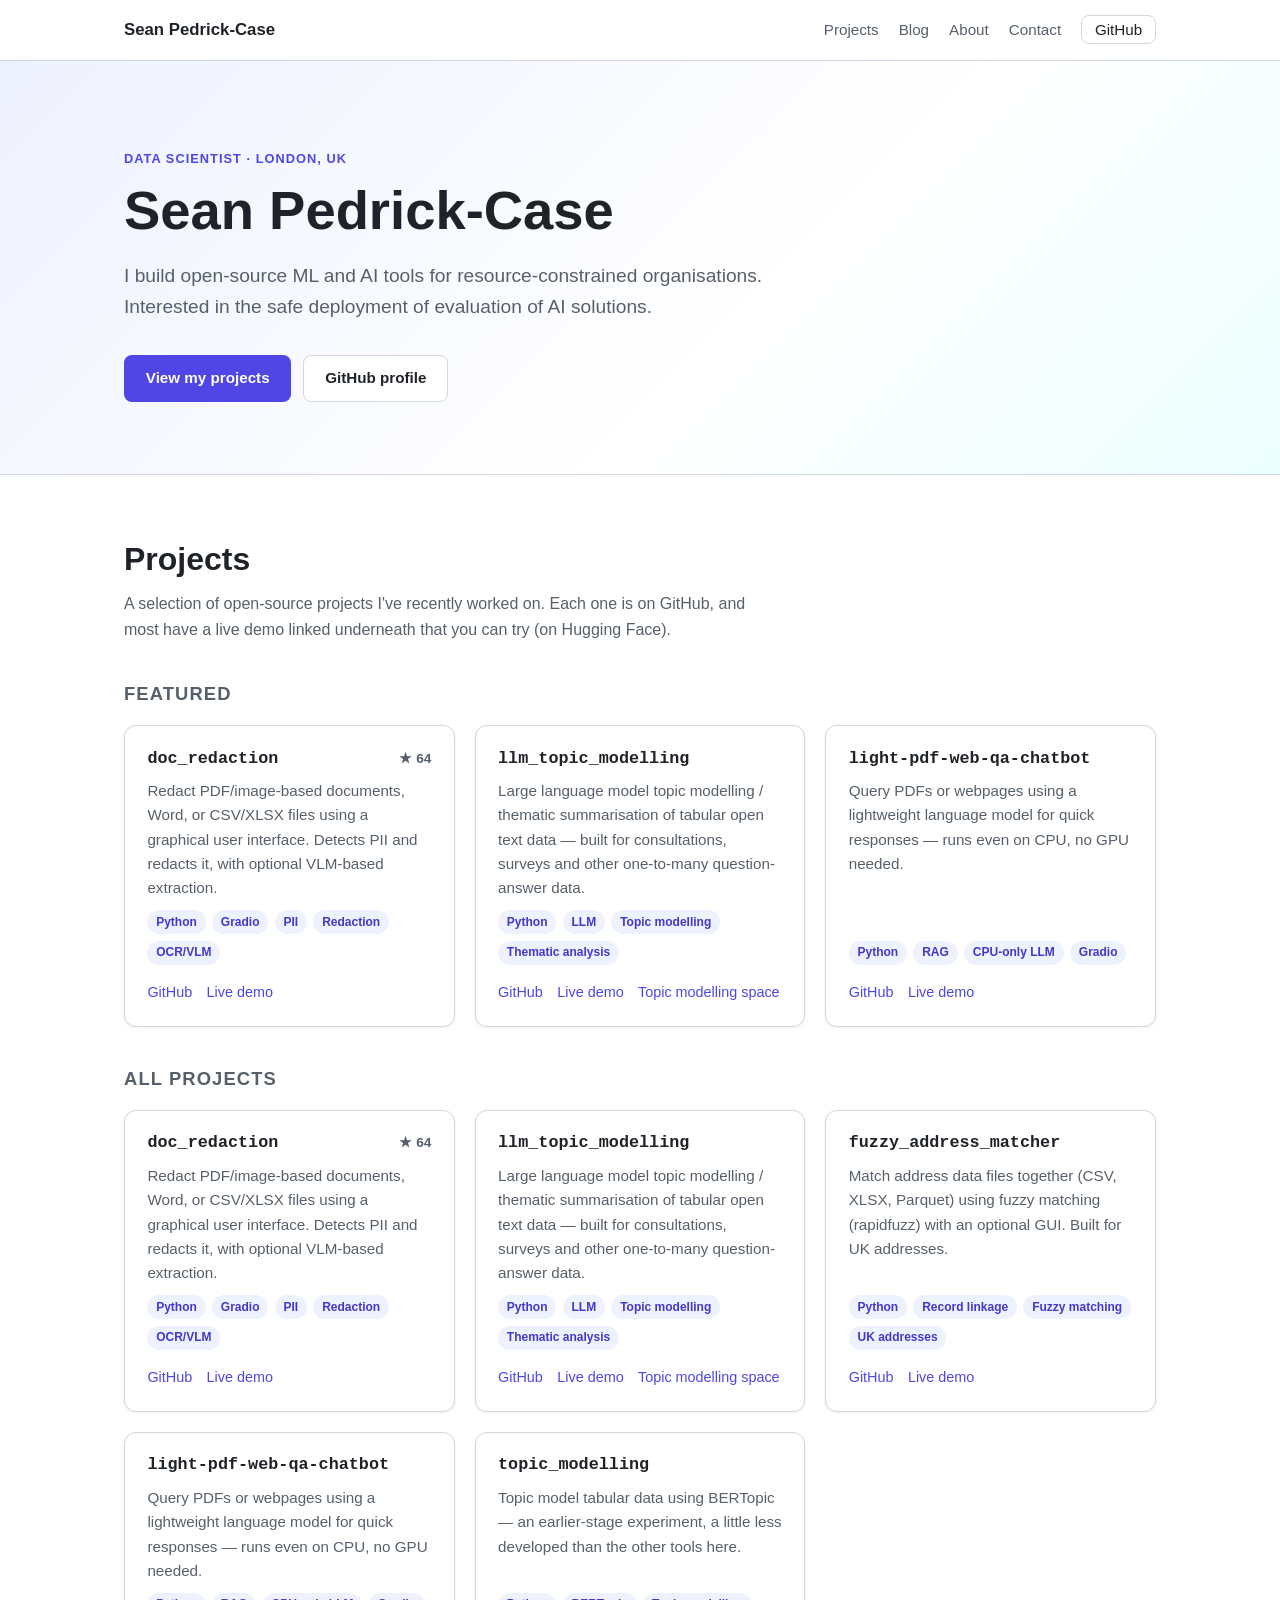
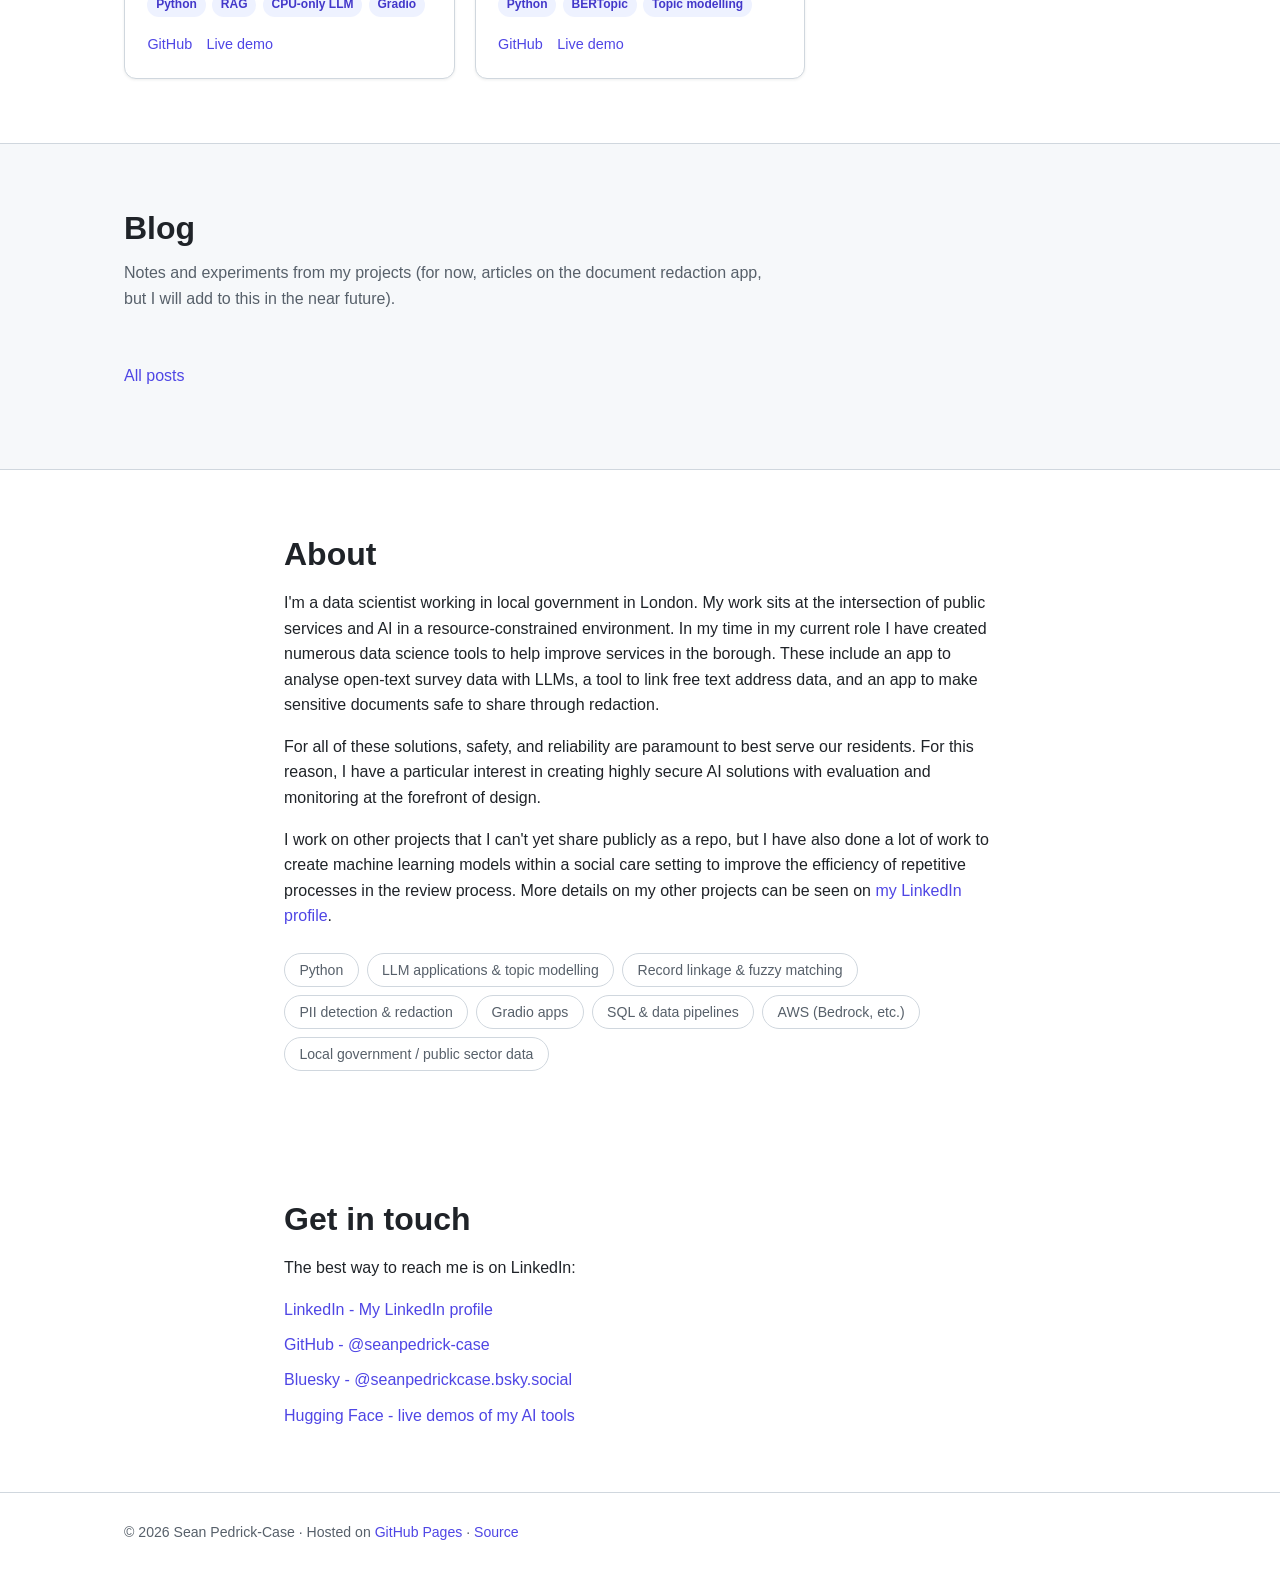
<file: index.html>
<!DOCTYPE html>
<html lang="en">
<head>
  <meta charset="UTF-8">
  <meta name="viewport" content="width=device-width, initial-scale=1.0">
  <title>Sean Pedrick-Case — Data Scientist</title>
  <meta name="description" content="Sean Pedrick-Case is a data scientist in local government in London, building open-source ML and AI tools — document redaction, LLM topic modelling, RAG-based chatbots, and more.">
  <meta property="og:title" content="Sean Pedrick-Case — Data Scientist">
  <meta property="og:description" content="Open-source ML and AI tools for those without GPUs. Data scientist in local government, London, UK.">
  <meta property="og:type" content="website">
  <meta property="og:url" content="https://seanpedrick-case.github.io/">
  <meta name="twitter:card" content="summary">
  <link rel="icon" type="image/svg+xml" href="assets/favicon.svg">
  <link rel="stylesheet" href="assets/css/style.css">
  <script src="assets/js/projects.js" defer></script>
  <script src="assets/js/main.js" defer></script>
</head>
<body>
  <header class="site-header">
    <nav class="nav container" aria-label="Main navigation">
      <a class="brand" href="#home">Sean Pedrick-Case</a>
      <ul class="nav-links">
        <li><a href="#projects">Projects</a></li>
        <li><a href="blog.html">Blog</a></li>
        <li><a href="#about">About</a></li>
        <li><a href="#contact">Contact</a></li>
        <li><a class="nav-github" href="https://github.com/seanpedrick-case" target="_blank" rel="noopener">GitHub</a></li>
      </ul>
    </nav>
  </header>

  <main>
    <section id="home" class="hero">
      <div class="container">
        <p class="hero-eyebrow">Data scientist · London, UK</p>
        <h1>Sean Pedrick-Case</h1>
        <p class="hero-lede">
          I build open-source ML and AI tools for resource-constrained organisations. Interested in the safe deployment of evaluation of AI solutions.
        </p>
        <div class="hero-actions">
          <a class="btn btn-primary" href="#projects">View my projects</a>
          <a class="btn btn-secondary" href="https://github.com/seanpedrick-case" target="_blank" rel="noopener">GitHub profile</a>
        </div>
      </div>
    </section>

    <section id="projects" class="section container">
      <h2>Projects</h2>
      <p class="section-intro">
        A selection of open-source projects I've recently worked on. Each one is on
        GitHub, and most have a live demo linked underneath that you can try (on Hugging Face).
      </p>
      <h3 class="subsection-title">Featured</h3>
      <div id="featured-grid" class="card-grid"></div>
      <h3 class="subsection-title">All projects</h3>
      <div id="project-grid" class="card-grid"></div>
      <noscript><p>Enable JavaScript to see the project list, or browse the repos directly on <a href="https://github.com/seanpedrick-case?tab=repositories">GitHub</a>.</p></noscript>
    </section>

    <section id="writing" class="section section-alt">
      <div class="container">
        <h2>Blog</h2>
        <p class="section-intro">Notes and experiments from my projects (for now, articles on the document redaction app, but I will add to this in the near future).</p>
        <div id="latest-posts" class="post-list"></div>
        <p><a href="blog.html">All posts</a></p>
      </div>
    </section>

    <section id="about" class="section">
      <div class="container narrow">
        <h2>About</h2>
        <p>
          I'm a data scientist working in local government in London. My work sits at the
          intersection of public services and AI in a resource-constrained environment.
          In my time in my current role I have created numerous data science tools
	  to help improve services in the borough. These include an app to analyse 
          open-text survey data with LLMs, a tool to link free text address data, and an app
	  to make sensitive documents safe to share through redaction.
        </p>
	<p>
	  For all of these solutions,
	  safety, and reliability are paramount to best serve our residents. For this reason, I have a
	  particular interest in creating highly secure AI solutions with evaluation and monitoring
	  at the forefront of design.
	</p>
	<p>
          I work on other projects that I can't yet share publicly as a repo, but I have also
	  done a lot of work to create machine learning models within a social care setting to
	  improve the efficiency of repetitive processes in the review process. More details
	  on my other projects can be seen on <a href="https://www.linkedin.com/in/sean-pedrick-case-7931aa1a/" target="_blank" rel="noopener">my LinkedIn profile</a>.
        </p>
        <ul class="skill-list">
          <li>Python</li>
          <li>LLM applications &amp; topic modelling</li>
          <li>Record linkage &amp; fuzzy matching</li>
          <li>PII detection &amp; redaction</li>
          <li>Gradio apps</li>
          <li>SQL &amp; data pipelines</li>
          <li>AWS (Bedrock, etc.)</li>
          <li>Local government / public sector data</li>
        </ul>
      </div>
    </section>

    <section id="contact" class="section container narrow">
      <h2>Get in touch</h2>
      <p>The best way to reach me is on LinkedIn:</p>
      <ul class="contact-list">
	<li><a href="https://www.linkedin.com/in/sean-pedrick-case-7931aa1a/" target="_blank" rel="noopener">LinkedIn - My LinkedIn profile</a></li>
        <li><a href="https://github.com/seanpedrick-case" target="_blank" rel="noopener">GitHub - @seanpedrick-case</a></li>
        <li><a href="https://bsky.app/profile/seanpedrickcase.bsky.social" target="_blank" rel="noopener">Bluesky - @seanpedrickcase.bsky.social</a></li>
        <li><a href="https://huggingface.co/seanpedrickcase" target="_blank" rel="noopener">Hugging Face - live demos of my AI tools</a></li>
	
      </ul>
    </section>
  </main>

  <footer class="site-footer">
    <div class="container">
      <p>&copy; <span id="year"></span> Sean Pedrick-Case · Hosted on <a href="https://pages.github.com/" target="_blank" rel="noopener">GitHub Pages</a> · <a href="https://github.com/seanpedrick-case/seanpedrick-case.github.io" target="_blank" rel="noopener">Source</a></p>
    </div>
  </footer>
</body>
</html>
</file>
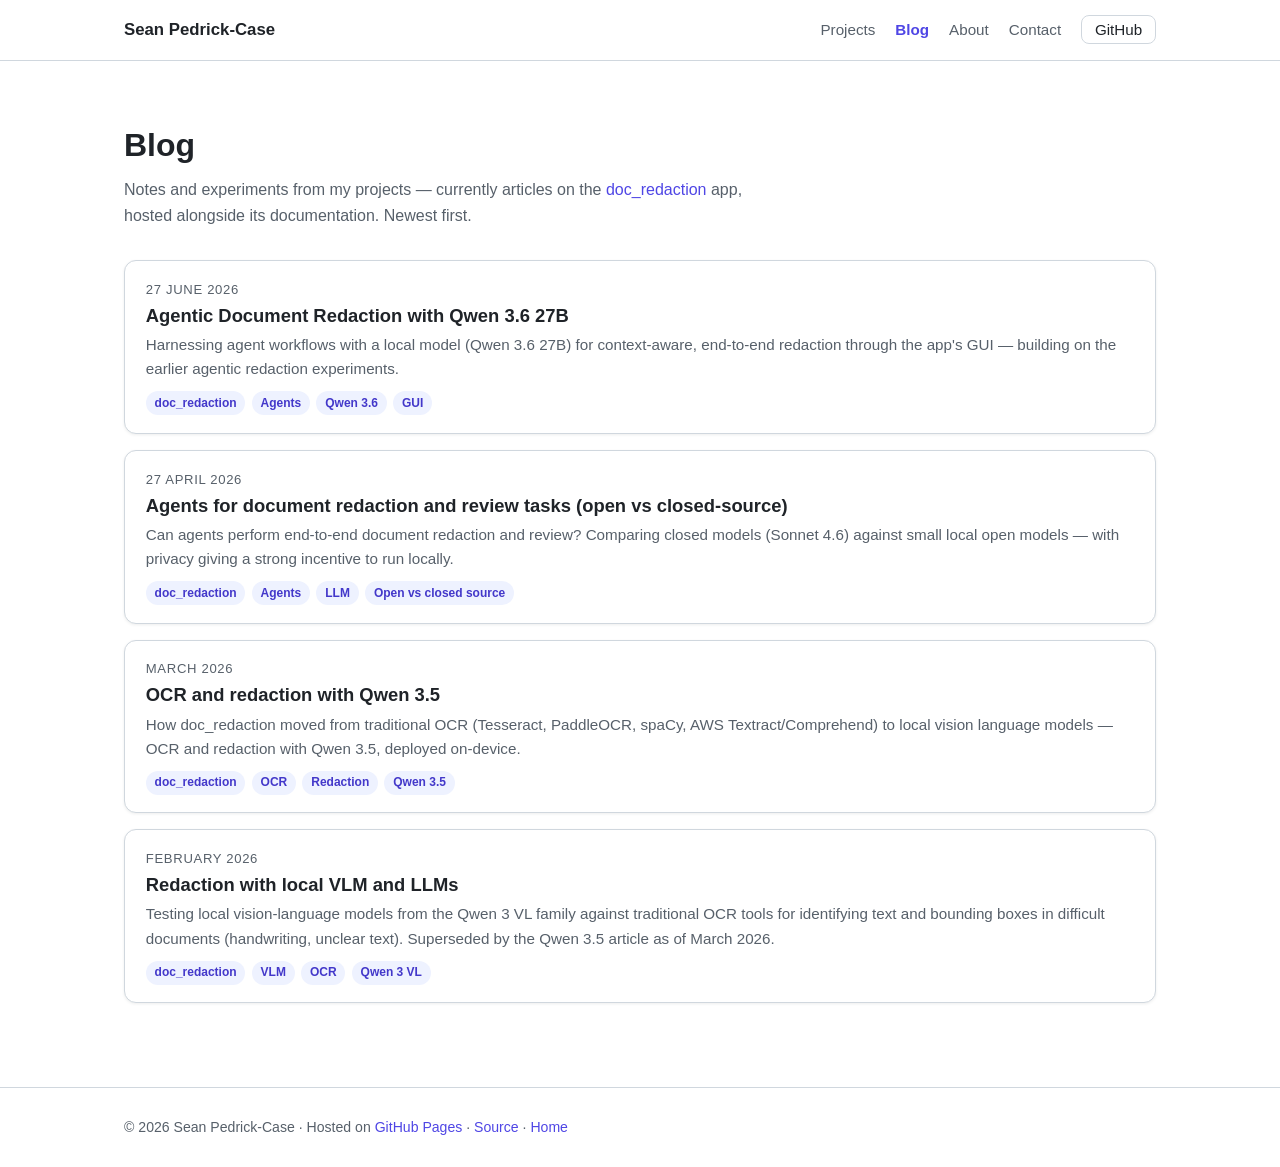
<file: blog.html>
<!DOCTYPE html>
<html lang="en">
<head>
  <meta charset="UTF-8">
  <meta name="viewport" content="width=device-width, initial-scale=1.0">
  <title>Blog — Sean Pedrick-Case</title>
  <meta name="description" content="Writing by Sean Pedrick-Case — notes and experiments on document redaction, LLM topic modelling, agents and more.">
  <meta property="og:title" content="Blog — Sean Pedrick-Case">
  <meta property="og:type" content="website">
  <meta property="og:url" content="https://seanpedrick-case.github.io/blog.html">
  <meta name="twitter:card" content="summary">
  <link rel="icon" type="image/svg+xml" href="assets/favicon.svg">
  <link rel="stylesheet" href="assets/css/style.css">
  <script src="assets/js/posts.js" defer></script>
  <script src="assets/js/main.js" defer></script>
</head>
<body>
  <header class="site-header">
    <nav class="nav container" aria-label="Main navigation">
      <a class="brand" href="index.html">Sean Pedrick-Case</a>
      <ul class="nav-links">
        <li><a href="index.html#projects">Projects</a></li>
        <li><a href="blog.html" class="active">Blog</a></li>
        <li><a href="index.html#about">About</a></li>
        <li><a href="index.html#contact">Contact</a></li>
        <li><a class="nav-github" href="https://github.com/seanpedrick-case" target="_blank" rel="noopener">GitHub</a></li>
      </ul>
    </nav>
  </header>

  <main>
    <section class="section container">
      <h2>Blog</h2>
      <p class="section-intro">
        Notes and experiments from my projects — currently articles on the
        <a href="https://github.com/seanpedrick-case/doc_redaction" target="_blank" rel="noopener">doc_redaction</a>
        app, hosted alongside its documentation. Newest first.
      </p>
      <div id="post-list" class="post-list"></div>
      <noscript><p>Enable JavaScript to see the post list.</p></noscript>
    </section>
  </main>

  <footer class="site-footer">
    <div class="container">
      <p>&copy; <span id="year"></span> Sean Pedrick-Case · Hosted on <a href="https://pages.github.com/" target="_blank" rel="noopener">GitHub Pages</a> · <a href="https://github.com/seanpedrick-case/seanpedrick-case.github.io" target="_blank" rel="noopener">Source</a> · <a href="index.html">Home</a></p>
    </div>
  </footer>
</body>
</html>
</file>
<file: assets/css/style.css>
:root {
  --bg: #ffffff;
  --bg-alt: #f6f8fa;
  --text: #1f2328;
  --text-muted: #57606a;
  --accent: #4f46e5;
  --accent-dark: #4338ca;
  --accent-soft: #eef2ff;
  --border: #d0d7de;
  --radius: 12px;
  --shadow: 0 1px 3px rgba(31, 35, 40, 0.08);
  --shadow-hover: 0 8px 24px rgba(31, 35, 40, 0.12);
  --max-width: 1080px;
}

* {
  box-sizing: border-box;
}

html {
  scroll-behavior: smooth;
}

body {
  margin: 0;
  font-family: -apple-system, BlinkMacSystemFont, "Segoe UI", "Noto Sans", Helvetica, Arial, sans-serif;
  color: var(--text);
  background: var(--bg);
  line-height: 1.6;
}

.container {
  max-width: var(--max-width);
  margin: 0 auto;
  padding: 0 1.5rem;
}

.container.narrow {
  max-width: 760px;
}

a {
  color: var(--accent);
  text-decoration: none;
}

a:hover {
  text-decoration: underline;
}

h1, h2, h3 {
  line-height: 1.25;
}

/* Header */
.site-header {
  position: sticky;
  top: 0;
  z-index: 10;
  background: rgba(255, 255, 255, 0.9);
  backdrop-filter: blur(8px);
  border-bottom: 1px solid var(--border);
}

.nav {
  display: flex;
  align-items: center;
  justify-content: space-between;
  height: 60px;
}

.brand {
  font-weight: 700;
  color: var(--text);
  font-size: 1.05rem;
}

.brand:hover {
  text-decoration: none;
  color: var(--accent);
}

.nav-links {
  display: flex;
  align-items: center;
  gap: 1.25rem;
  list-style: none;
  margin: 0;
  padding: 0;
}

.nav-links a {
  color: var(--text-muted);
  font-size: 0.95rem;
}

.nav-links a:hover {
  color: var(--accent);
  text-decoration: none;
}

.nav-links a.active {
  color: var(--accent);
  font-weight: 600;
}

.nav-github {
  border: 1px solid var(--border);
  border-radius: 8px;
  padding: 0.3rem 0.8rem;
  color: var(--text) !important;
}

.nav-github:hover {
  border-color: var(--accent);
}

/* Hero */
.hero {
  background: linear-gradient(135deg, var(--accent-soft) 0%, #ffffff 60%, #ecfeff 100%);
  border-bottom: 1px solid var(--border);
  padding: 5.5rem 0 4.5rem;
}

.hero-eyebrow {
  color: var(--accent);
  font-weight: 600;
  text-transform: uppercase;
  letter-spacing: 0.08em;
  font-size: 0.8rem;
  margin: 0 0 0.5rem;
}

.hero h1 {
  font-size: clamp(2.2rem, 5vw, 3.4rem);
  margin: 0 0 1rem;
}

.hero-lede {
  font-size: 1.2rem;
  color: var(--text-muted);
  max-width: 640px;
  margin: 0 0 2rem;
}

.hero-actions {
  display: flex;
  gap: 0.75rem;
  flex-wrap: wrap;
}

.btn {
  display: inline-block;
  padding: 0.65rem 1.3rem;
  border-radius: 8px;
  font-weight: 600;
  font-size: 0.95rem;
  border: 1px solid transparent;
}

.btn:hover {
  text-decoration: none;
}

.btn-primary {
  background: var(--accent);
  color: #fff;
}

.btn-primary:hover {
  background: var(--accent-dark);
}

.btn-secondary {
  background: var(--bg);
  color: var(--text);
  border-color: var(--border);
}

.btn-secondary:hover {
  border-color: var(--accent);
  color: var(--accent);
}

/* Sections */
.section {
  padding: 4rem 1.5rem;
}

.section-alt {
  background: var(--bg-alt);
  border-top: 1px solid var(--border);
  border-bottom: 1px solid var(--border);
}

.section h2 {
  font-size: 2rem;
  margin: 0 0 0.75rem;
}

.section-intro {
  color: var(--text-muted);
  max-width: 640px;
  margin: 0 0 2rem;
}

.subsection-title {
  font-size: 1.15rem;
  color: var(--text-muted);
  text-transform: uppercase;
  letter-spacing: 0.06em;
  margin: 2.5rem 0 1.25rem;
}

/* Project cards */
.card-grid {
  display: grid;
  grid-template-columns: repeat(auto-fill, minmax(300px, 1fr));
  gap: 1.25rem;
}

.card {
  background: var(--bg);
  border: 1px solid var(--border);
  border-radius: var(--radius);
  padding: 1.4rem;
  box-shadow: var(--shadow);
  display: flex;
  flex-direction: column;
  gap: 0.6rem;
  transition: transform 0.15s ease, box-shadow 0.15s ease;
}

.card:hover {
  transform: translateY(-3px);
  box-shadow: var(--shadow-hover);
}

.card-title {
  display: flex;
  align-items: baseline;
  justify-content: space-between;
  gap: 0.5rem;
  margin: 0;
  font-size: 1.15rem;
}

.card-title a {
  color: var(--text);
  font-family: ui-monospace, SFMono-Regular, Menlo, Consolas, monospace;
  font-size: 1.05rem;
}

.card-title a:hover {
  color: var(--accent);
  text-decoration: none;
}

.card-stars {
  color: var(--text-muted);
  font-size: 0.85rem;
  white-space: nowrap;
}

.card-desc {
  color: var(--text-muted);
  margin: 0;
  flex-grow: 1;
  font-size: 0.95rem;
}

.tag-list {
  display: flex;
  flex-wrap: wrap;
  gap: 0.4rem;
  list-style: none;
  margin: 0;
  padding: 0;
}

.tag-list li {
  background: var(--accent-soft);
  color: var(--accent-dark);
  font-size: 0.75rem;
  font-weight: 600;
  padding: 0.15rem 0.55rem;
  border-radius: 999px;
}

.card-links {
  display: flex;
  flex-wrap: wrap;
  gap: 0.9rem;
  margin-top: 0.4rem;
  font-size: 0.9rem;
}

/* Blog posts */
.post-list {
  display: flex;
  flex-direction: column;
  gap: 1rem;
  margin-bottom: 1.25rem;
}

.post-item {
  background: var(--bg);
  border: 1px solid var(--border);
  border-radius: var(--radius);
  padding: 1.1rem 1.3rem;
  box-shadow: var(--shadow);
  transition: transform 0.15s ease, box-shadow 0.15s ease;
}

.post-item:hover {
  transform: translateY(-2px);
  box-shadow: var(--shadow-hover);
}

.post-meta {
  color: var(--text-muted);
  font-size: 0.82rem;
  margin: 0 0 0.25rem;
  text-transform: uppercase;
  letter-spacing: 0.05em;
}

.post-item h3 {
  margin: 0 0 0.4rem;
  font-size: 1.15rem;
}

.post-item h3 a {
  color: var(--text);
}

.post-item h3 a:hover {
  color: var(--accent);
  text-decoration: none;
}

.post-summary {
  color: var(--text-muted);
  margin: 0 0 0.6rem;
  font-size: 0.95rem;
}

/* About */
.skill-list {
  display: flex;
  flex-wrap: wrap;
  gap: 0.5rem;
  list-style: none;
  padding: 0;
  margin: 1.5rem 0 0;
}

.skill-list li {
  background: var(--bg);
  border: 1px solid var(--border);
  border-radius: 999px;
  padding: 0.3rem 0.9rem;
  font-size: 0.88rem;
  color: var(--text-muted);
}

/* Contact */
.contact-list {
  list-style: none;
  padding: 0;
  margin: 1rem 0 0;
  display: flex;
  flex-direction: column;
  gap: 0.6rem;
}

/* Footer */
.site-footer {
  border-top: 1px solid var(--border);
  padding: 1.75rem 0;
  color: var(--text-muted);
  font-size: 0.88rem;
}

.site-footer p {
  margin: 0;
}

@media (max-width: 640px) {
  .hero {
    padding: 3.5rem 0 3rem;
  }

  .nav-links {
    gap: 0.9rem;
  }

  .nav-links a {
    font-size: 0.88rem;
  }

  .section {
    padding: 3rem 1.5rem;
  }
}
</file>
